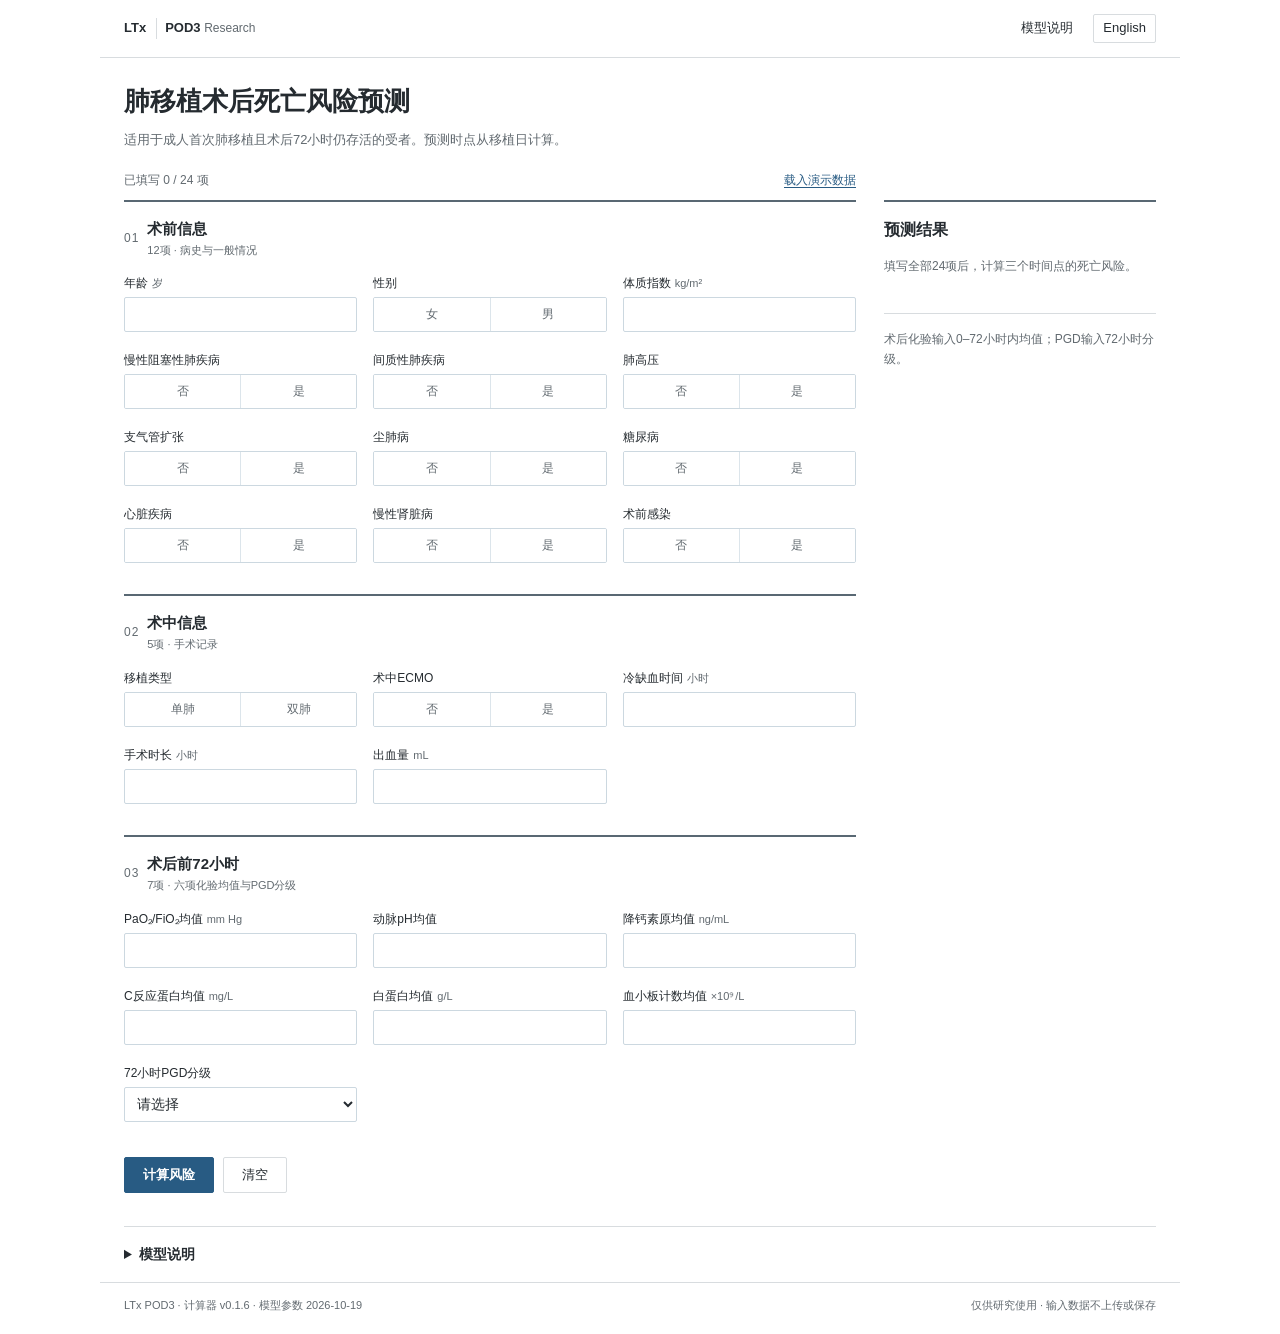
<file: index.html>
<!doctype html>
<html lang="zh-CN">
<head>
  <meta charset="utf-8">
  <meta name="viewport" content="width=device-width, initial-scale=1">
  <meta name="description" content="Research calculator for 90-day, one-year and two-year mortality after lung transplantation, conditional on survival to POD3.">
  <meta http-equiv="Content-Security-Policy" content="default-src 'self'; script-src 'self'; style-src 'self'; connect-src 'none'; img-src 'self' data:; base-uri 'none'; form-action 'none'">
  <title>POD3 肺移植风险计算器</title>
  <link rel="stylesheet" href="styles.css?v=0.1.6">
  <script src="model-data.js" defer></script>
  <script src="engine.js" defer></script>
  <script src="app.js?v=0.1.6" defer></script>
</head>
<body>
  <header class="topbar"><a class="brand" href="#top"><span class="brand-icon" aria-hidden="true">LTx</span><span>POD3 <span class="brand-muted">Research</span></span></a><nav><a href="#about" data-text="aboutLink">模型说明</a><button id="language" type="button" aria-label="Switch language">English</button></nav></header>
  <main id="top">
    <section class="hero">
      
      <h1 data-text="title">肺移植术后死亡风险预测</h1>
      <p class="intro" data-text="intro">用术后前72小时可获得的信息，估计90天、1年与2年的全因死亡风险。</p>
      
    </section>
    <div class="workspace">
      <div class="entry-column">
        <div class="entry-top"><p id="progress" role="status"></p><button type="button" class="text-button" id="demo" data-text="demo">载入演示数据</button></div>
        <p id="demo-note" class="demo-note" hidden data-text="demoNote">正在使用人工设定的演示数值；这不是患者记录。</p>
        <form id="calculator" novalidate>
          <div id="stages"></div>
          <div id="error-summary" role="alert" class="error-summary" hidden></div>
          <div class="form-actions"><button class="primary" id="calculate" type="submit" data-text="calculate">计算风险 <span aria-hidden="true">→</span></button><button type="button" id="clear-form" class="secondary" data-text="reset">清空</button></div>
        </form>
      </div>
      <aside class="results-column" aria-label="Prediction results">
        <section class="results-panel" id="result-panel" aria-live="polite">
          <p class="eyebrow" data-text="resultEyebrow">M3 模型估计</p><h2 data-text="resultTitle">预测结果</h2>
          <div id="empty-result"><div class="empty-symbol" aria-hidden="true">—</div><p data-text="empty">填写全部24项后，计算三个时间点的死亡风险。</p></div>
          <div id="result-content" hidden></div>
          <p id="stale-result" class="stale-note" hidden data-text="stale">输入已修改，请重新计算。</p>
        </section>
        <section class="side-info"><p data-text="meansText">术后化验输入0–72小时内均值；PGD输入72小时分级。</p></section>
      </aside>
    </div>
    <details id="about" class="about"><summary data-text="aboutTitle">模型说明</summary><div class="about-copy"><p data-text="aboutText">模型基于2016–2022年单中心队列开发，并在2023–2024年受者中进行时间验证。三个结局分别使用10套插补模型的预测概率平均值。本版要求全部变量实测填写，不执行缺失值插补。</p><p data-text="calibrationNote">时间验证中模型存在平均风险高估，尚需进一步验证并评估再校准。标准化系数不代表因果效应。</p><details><summary data-text="methodDetails">查看计算与分组方法</summary><p data-text="methodText">出血量和降钙素原先做自然对数log(1+x)转换，再代入每套模型的原始尺度系数计算概率，最后取10个概率的平均值。风险组使用开发队列第20和80百分位的完整精度切点：预测风险≤下切点为低风险，>下切点且≤上切点为中风险，>上切点为高风险。各结局切点不同。</p><div id="cutoff-table"></div></details></div></details>
  </main>
  <footer><span>LTx POD3 · <span id="version"></span></span><span data-text="footer">研究原型 · 无患者标识输入 · 无输入数据存储</span></footer>
</body>
</html>
</file>
<file: styles.css>
:root{--ink:#142c43;--muted:#627588;--line:#dce5eb;--teal:#007f80;--bg:#f5f8fa;--navy:#123b59;--danger:#a33434}*{box-sizing:border-box}html{scroll-behavior:smooth;scroll-padding-top:20px}body{margin:0;background:var(--bg);color:var(--ink);font-family:Inter,"Segoe UI","Microsoft YaHei",sans-serif;font-size:15px;line-height:1.6}button,input,select{font:inherit}button,a,input,select{touch-action:manipulation}button{cursor:pointer}button:focus-visible,a:focus-visible,input:focus-visible,select:focus-visible,summary:focus-visible{outline:3px solid #59bcbb;outline-offset:3px}button:disabled{cursor:default;opacity:.65}a{color:inherit}.topbar{max-width:1240px;margin:auto;padding:23px 32px;display:flex;align-items:center;justify-content:space-between;border-bottom:1px solid var(--line)}.brand{text-decoration:none;font-weight:700;display:flex;align-items:center;gap:11px;letter-spacing:.2px}.brand-icon{display:inline-grid;place-items:center;background:var(--navy);color:white;border-radius:8px;height:35px;width:43px;font-size:13px}.brand-muted{font-weight:400;color:var(--muted);font-size:14px}.topbar nav{display:flex;gap:26px;align-items:center;font-size:13px}.topbar nav a{text-decoration:none}.topbar button{background:white;border:1px solid var(--line);border-radius:6px;padding:5px 12px;color:var(--ink)}main{max-width:1240px;margin:auto;padding:42px 32px 0}.hero{max-width:850px;padding-bottom:30px}.eyebrow{font-size:11px;letter-spacing:1.7px;font-weight:700;color:var(--teal);margin:0 0 12px}h1{font-size:34px;line-height:1.3;letter-spacing:-.7px;margin:0 0 15px;font-weight:650}.intro{font-size:16px;color:var(--muted);margin:0 0 18px}.badges{display:flex;gap:8px;flex-wrap:wrap}.badges span{font-size:11px;letter-spacing:.2px;border:1px solid var(--line);padding:4px 9px;border-radius:5px;background:#fff;color:#526b7e}.workspace{display:grid;grid-template-columns:minmax(0,1fr) 318px;gap:30px;align-items:start}.entry-top{display:flex;align-items:center;justify-content:space-between;margin-bottom:14px}.entry-top p{font-size:12px;color:var(--muted);margin:0}.text-button{border:0;background:none;padding:0;color:var(--teal);font-size:12px}.stage{background:#fff;border:1px solid var(--line);border-radius:10px;padding:23px 24px 26px;margin:0 0 18px}.stage-heading{display:flex;align-items:center;gap:11px;margin-bottom:22px}.stage-number{font-size:12px;letter-spacing:1px;display:grid;place-items:center;border:1px solid #c9e2e0;border-radius:6px;width:31px;height:31px;color:var(--teal);background:#f3fafa}.stage h2{margin:0;font-size:17px;font-weight:650}.stage-subtitle{margin:1px 0 0;color:var(--muted);font-size:11px}.field-grid{display:grid;grid-template-columns:repeat(3,minmax(0,1fr));gap:20px 17px}.field{min-width:0}.field-label{font-size:12px;display:block;font-weight:600;line-height:1.5;margin-bottom:7px;min-height:18px}.unit{font-size:10px;font-weight:400;color:var(--muted);margin-left:4px;white-space:nowrap}.numeric-input,.select-input{height:40px;width:100%;border:1px solid #ccd8e0;border-radius:5px;padding:7px 10px;color:var(--ink);background:#fff;appearance:auto}.numeric-input::placeholder{color:#aab7c1}.binary{border:0;padding:0;margin:0;min-width:0}.binary legend{padding:0}.binary-options{display:flex;border:1px solid #ccd8e0;border-radius:5px;overflow:hidden;height:40px}.binary-options label{position:relative;flex:1;display:grid;place-items:center;cursor:pointer;font-size:12px;color:var(--muted);background:#fff}.binary-options label+label{border-left:1px solid #dce5eb}.binary-options input{position:absolute;opacity:0;width:1px;height:1px}.binary-options label:has(input:checked){background:#e8f5f3;color:#006a69;font-weight:650}.binary-options label:has(input:focus-visible){outline:3px solid #59bcbb;outline-offset:-3px}.field-error{display:block;color:var(--danger);font-size:10px;line-height:1.4;margin-top:5px;min-height:0}.has-error .numeric-input,.has-error .select-input,.has-error .binary-options{border-color:var(--danger)}.soft-warning{font-size:10px;color:#835d24;margin:6px 0 0}.demo-note{border-left:3px solid #c6974d;padding:9px 12px;background:#fff9ed;color:#795b2c;font-size:12px;margin:0 0 15px}.form-actions{display:flex;gap:12px;align-items:center;flex-wrap:wrap;padding:6px 0 28px}.form-actions span{font-size:10px;color:var(--muted);flex-basis:100%}.primary{background:var(--navy);border:1px solid var(--navy);color:#fff;padding:10px 21px;border-radius:6px;font-size:13px;font-weight:600;min-height:43px}.primary:hover{background:#194f75}.secondary{background:#fff;border:1px solid var(--line);color:var(--ink);padding:10px 16px;border-radius:6px;font-size:13px;min-height:43px}.error-summary{background:#fff3f3;color:var(--danger);font-size:12px;padding:10px 12px;margin:0 0 14px;border-radius:5px}.results-column{position:sticky;top:22px;padding-top:34px}.results-panel{background:#fff;border:1px solid var(--line);border-radius:10px;padding:23px}.results-panel h2{font-size:21px;margin:0 0 20px;font-weight:650}.results-panel .eyebrow{font-size:10px;margin-bottom:6px}.empty-symbol{height:90px;font-size:45px;display:flex;align-items:center;color:#a8b9c5}#empty-result p{font-size:13px;color:var(--muted);margin:0 0 28px}.result-footnote{border-top:1px solid var(--line);display:flex;gap:7px;padding-top:16px;margin-top:18px}.result-footnote p{font-size:10px;line-height:1.6;color:var(--muted);margin:0}.dot{height:5px;min-width:5px;border-radius:50%;background:#699898;margin-top:6px}.result-card{padding:16px 0;border-bottom:1px solid var(--line)}.result-card.primary-result{background:var(--navy);border:0;border-radius:7px;color:#fff;padding:17px;margin:0 0 9px}.result-label{font-size:11px;margin:0;color:var(--muted)}.primary-result .result-label{color:#cbdbe5}.result-value{font-size:32px;font-weight:600;line-height:1.3;letter-spacing:-.6px;margin:5px 0 7px}.result-value span{font-size:17px;font-weight:400;margin-left:3px}.risk-tag{font-size:10px;border:1px solid #c9dce4;border-radius:4px;padding:2px 7px;display:inline-block;color:#446073}.primary-result .risk-tag{border-color:#66859c;color:#e2edf3}.result-card:not(.primary-result){display:grid;grid-template-columns:1fr auto;align-items:center;gap:3px 8px}.result-card:not(.primary-result) .result-value{font-size:23px;grid-column:2;grid-row:1 / span 2}.risk-explanation{font-size:10px;color:var(--muted);margin:13px 0 0}.side-info{padding:20px 6px;color:var(--muted);font-size:11px}.side-info h3{font-size:12px;color:var(--ink);margin:0 0 10px}.side-info p{margin:0 0 9px}.stale-note{font-size:12px;color:#8b601c;background:#fff9ed;padding:9px;border-radius:4px}.about{display:grid;grid-template-columns:1fr 2fr;gap:40px;border-top:1px solid var(--line);margin-top:24px;padding:32px 0}.about h2{font-size:21px;margin:0}.about-copy{font-size:12px;line-height:1.9;color:var(--muted)}.about-copy p{margin:0 0 12px}.about details{margin:17px 0}.about summary{color:var(--ink);cursor:pointer;font-weight:600}.about details p{margin-top:10px}.cutoff-table{border-collapse:collapse;width:100%;font-size:11px;margin:12px 0}.cutoff-table td,.cutoff-table th{border-bottom:1px solid var(--line);padding:6px;text-align:left}.citation{font-size:10px}.about .eyebrow{margin-top:2px}footer{max-width:1240px;margin:auto;border-top:1px solid var(--line);padding:18px 32px 25px;display:flex;gap:12px;justify-content:space-between;font-size:10px;color:var(--muted)}[hidden]{display:none!important}
@media(min-width:1400px){main{padding-top:48px}}@media(max-width:1040px){.workspace{grid-template-columns:minmax(0,1fr) 285px;gap:20px}.field-grid{grid-template-columns:repeat(2,minmax(0,1fr))}.stage{padding:21px}.results-panel{padding:20px}h1{font-size:30px}}@media(max-width:760px){.topbar{padding:17px 20px}.topbar nav{gap:15px}.brand-muted{display:none}main{padding:29px 18px 0}.hero{padding-bottom:23px}h1{font-size:27px}.intro{font-size:14px}.workspace{display:flex;flex-direction:column;gap:0}.entry-column{width:100%}.results-column{position:static;padding-top:0;width:100%}.side-info{padding:17px 3px}.stage{padding:20px 17px}.field-grid{gap:18px 14px}.field-label{font-size:12px}.about{grid-template-columns:1fr;gap:16px;margin-top:20px;padding-top:25px}.about .eyebrow{margin-bottom:5px}footer{padding:18px;flex-direction:column}.results-panel h2{margin-bottom:15px}.result-value{font-size:35px}}@media(max-width:360px){.field-grid{grid-template-columns:1fr}}

/* Compact journal companion layout, interface release 0.1.3. */
:root{--ink:#252b30;--muted:#626a70;--line:#d8dcdf;--teal:#285b83;--bg:#fff;--navy:#285b83}
body{font-family:Arial,"Microsoft YaHei",sans-serif;font-size:14px;background:#fff}
.topbar{max-width:1080px;padding:14px 24px}.brand{font-size:13px;gap:8px;letter-spacing:0}.brand-icon{background:none;color:var(--ink);border-right:1px solid var(--line);border-radius:0;width:auto;height:auto;padding-right:10px}.brand-muted{font-size:12px}.topbar nav{gap:20px}.topbar button{border-radius:2px;padding:3px 9px}
main{max-width:1080px;padding:27px 24px 0}.hero{max-width:none;padding-bottom:20px}h1{font-size:26px;letter-spacing:0;margin-bottom:10px;font-weight:600}.intro{font-size:13px;line-height:1.7;margin-bottom:0;color:var(--muted)}
.workspace{grid-template-columns:minmax(0,1fr) 272px;gap:28px}.entry-top{margin-bottom:10px}.text-button{font-size:12px;text-decoration:underline;text-underline-offset:3px}
.stage{border:0;border-top:2px solid #596873;border-radius:0;padding:15px 0 20px;margin-bottom:6px}.stage-heading{gap:8px;margin-bottom:15px}.stage-number{border:0;background:none;border-radius:0;width:auto;height:auto;color:var(--muted);font-size:12px}.stage h2{font-size:15px}.stage-subtitle{font-size:11px}.field-grid{gap:14px 16px}.field-label{font-size:12px;font-weight:400;margin-bottom:5px}.unit{font-size:11px}.numeric-input,.select-input{height:35px;border-radius:2px;padding:5px 8px}.binary-options{height:35px;border-radius:2px}.binary-options label:has(input:checked){background:#eaf0f5;color:#254c6c;font-weight:600}
.form-actions{padding:4px 0 18px;gap:9px}.primary,.secondary{border-radius:2px;padding:7px 18px;min-height:36px;font-size:13px}.form-actions span{font-size:11px}.results-column{top:16px;padding-top:29px}.results-panel{border:0;border-top:2px solid #596873;border-bottom:1px solid var(--line);border-radius:0;padding:15px 0}.results-panel h2{font-size:16px;margin:0 0 10px}.results-panel>.eyebrow{display:none}.empty-symbol{display:none}#empty-result p{font-size:12px;margin:15px 0 22px}.result-card,.result-card.primary-result,.result-card:not(.primary-result){display:grid;grid-template-columns:1fr auto;align-items:center;gap:3px 8px;background:none;color:var(--ink);padding:13px 0;margin:0;border:0;border-bottom:1px solid var(--line);border-radius:0}.result-label,.primary-result .result-label{font-size:12px;color:var(--muted)}.result-value,.result-card:not(.primary-result) .result-value{font-size:25px;grid-column:2;grid-row:1 / span 2;margin:0;letter-spacing:0}.primary-result .result-value{color:var(--navy);font-weight:700}.result-value span{font-size:14px}.risk-tag,.primary-result .risk-tag{border:0;padding:0;color:var(--muted);font-size:11px}.result-footnote{padding-top:11px;margin-top:14px}.result-footnote p,.risk-explanation{font-size:11px}.dot{display:none}.side-info{padding:16px 0;font-size:12px}.side-info h3{font-weight:600}.about{display:block;margin-top:15px;padding:16px 0;border-top:1px solid var(--line)}.about>summary{font-size:14px;font-weight:600;cursor:pointer}.about-copy{max-width:850px;padding-top:12px;font-size:12px}.about details{margin:10px 0}.about details summary{font-size:12px}.cutoff-table{font-size:12px}footer{max-width:1080px;padding:14px 24px 20px;font-size:11px}.demo-note,.error-summary,.stale-note{border-radius:0}
@media(min-width:1400px){main{padding-top:27px}}
@media(max-width:1040px){.workspace{grid-template-columns:minmax(0,1fr) 255px;gap:24px}.stage{padding:15px 0 20px}.results-panel{padding:15px 0}h1{font-size:25px}}
@media(max-width:760px){.topbar{padding:12px 18px}main{padding:22px 18px 0}.workspace{display:flex;gap:0}.results-column{padding-top:0;position:static;width:100%}.stage{padding:15px 0 20px}.field-grid{grid-template-columns:repeat(2,minmax(0,1fr));gap:14px 12px}h1{font-size:23px}.intro{font-size:13px}.results-panel{padding:15px 0}.about{padding:16px 0}footer{padding:14px 18px}.result-value{font-size:25px}}
@media(max-width:360px){.field-grid{grid-template-columns:1fr}}

/* Larger results; horizon colors and independent risk-category labels. */
.result-card,.result-card.primary-result,.result-card:not(.primary-result){padding:18px 0;gap:8px 10px}
.result-label,.primary-result .result-label{font-size:14px;color:#343d44;font-weight:600}
.result-value,.result-card:not(.primary-result) .result-value{font-size:36px;font-weight:650;line-height:1.2;font-variant-numeric:tabular-nums}
.primary-result .result-value{font-size:38px}
.result-value span{font-size:19px}
.outcome-90d .result-value{color:#246b68}
.outcome-1y .result-value{color:#285b83}
.outcome-2y .result-value{color:#70548a}
.risk-tag,.primary-result .risk-tag{display:inline-block;border:1px solid transparent;border-radius:2px;padding:3px 8px;font-size:13px;font-weight:600;line-height:1.5}
.risk-tag.risk-low,.primary-result .risk-tag.risk-low{color:#27613d;background:#edf5ef;border-color:#c8dfcf}
.risk-tag.risk-intermediate,.primary-result .risk-tag.risk-intermediate{color:#805715;background:#fff5e4;border-color:#ead4a8}
.risk-tag.risk-high,.primary-result .risk-tag.risk-high{color:#a03838;background:#fbeeee;border-color:#e7bebe}
@media(max-width:1040px) and (min-width:761px){.result-card,.result-card.primary-result,.result-card:not(.primary-result){grid-template-columns:1fr}.result-value,.result-card:not(.primary-result) .result-value{grid-column:1;grid-row:auto}.result-card>div:last-child{grid-row:3}}

/* Horizon is not a risk category; only category labels carry risk colors. */
.result-card .result-value,.result-card.primary-result .result-value,.result-card:not(.primary-result) .result-value{color:#252b30}
</file>
